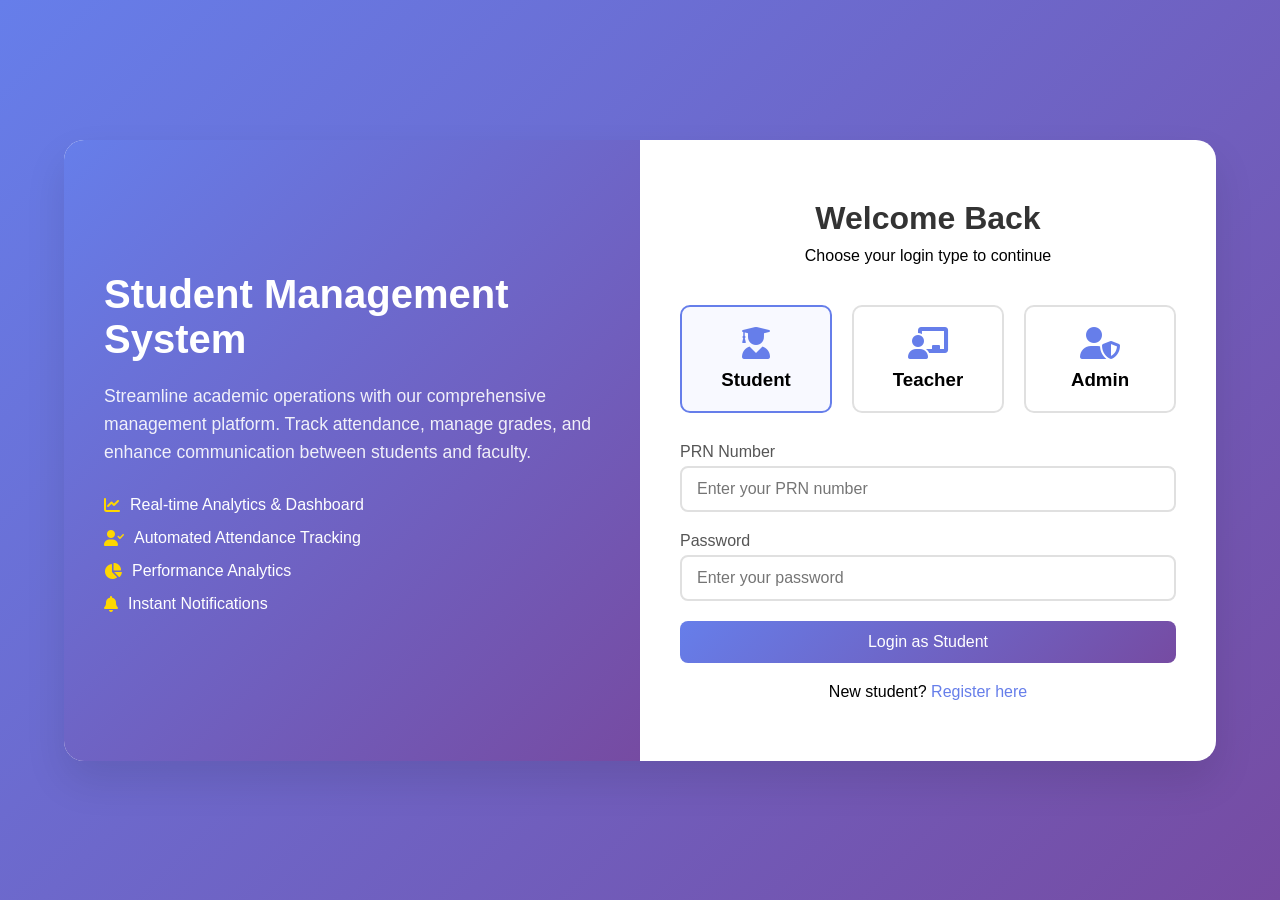
<file: index.html>
<!DOCTYPE html>
<html lang="en">
<head>
    <meta charset="UTF-8">
    <meta name="viewport" content="width=device-width, initial-scale=1.0">
    <title>Student Management System</title>
    <link href="https://cdnjs.cloudflare.com/ajax/libs/font-awesome/6.0.0/css/all.min.css" rel="stylesheet">
    <style>
        * {
            margin: 0;
            padding: 0;
            box-sizing: border-box;
        }

        body {
            font-family: 'Segoe UI', Tahoma, Geneva, Verdana, sans-serif;
            background: linear-gradient(135deg, #667eea 0%, #764ba2 100%);
            min-height: 100vh;
            display: flex;
            align-items: center;
            justify-content: center;
        }

        .container {
            display: flex;
            max-width: 1200px;
            width: 90%;
            background: white;
            border-radius: 20px;
            box-shadow: 0 20px 40px rgba(0,0,0,0.1);
            overflow: hidden;
        }

        .welcome-section {
            flex: 1;
            background: linear-gradient(135deg, #667eea 0%, #764ba2 100%);
            color: white;
            padding: 60px 40px;
            display: flex;
            flex-direction: column;
            justify-content: center;
        }

        .welcome-section h1 {
            font-size: 2.5rem;
            margin-bottom: 20px;
        }

        .welcome-section p {
            font-size: 1.1rem;
            line-height: 1.6;
            opacity: 0.9;
        }

        .features {
            margin-top: 30px;
        }

        .feature {
            display: flex;
            align-items: center;
            margin-bottom: 15px;
        }

        .feature i {
            margin-right: 10px;
            color: #ffd700;
        }

        .login-section {
            flex: 1;
            padding: 60px 40px;
        }

        .login-header {
            text-align: center;
            margin-bottom: 40px;
        }

        .login-header h2 {
            color: #333;
            font-size: 2rem;
            margin-bottom: 10px;
        }

        .login-options {
            display: flex;
            gap: 20px;
            margin-bottom: 30px;
        }

        .login-option {
            flex: 1;
            text-align: center;
            padding: 20px;
            border: 2px solid #e0e0e0;
            border-radius: 10px;
            cursor: pointer;
            transition: all 0.3s ease;
        }

        .login-option:hover {
            border-color: #667eea;
            transform: translateY(-2px);
        }

        .login-option.active {
            border-color: #667eea;
            background: #f8f9ff;
        }

        .login-option i {
            font-size: 2rem;
            color: #667eea;
            margin-bottom: 10px;
        }

        .form-container {
            display: none;
        }

        .form-container.active {
            display: block;
            animation: fadeIn 0.5s ease;
        }

        @keyframes fadeIn {
            from { opacity: 0; transform: translateY(10px); }
            to { opacity: 1; transform: translateY(0); }
        }

        .form-group {
            margin-bottom: 20px;
        }

        .form-group label {
            display: block;
            margin-bottom: 5px;
            color: #555;
            font-weight: 500;
        }

        .form-group input {
            width: 100%;
            padding: 12px 15px;
            border: 2px solid #e0e0e0;
            border-radius: 8px;
            font-size: 1rem;
            transition: border-color 0.3s ease;
        }

        .form-group input:focus {
            outline: none;
            border-color: #667eea;
        }

        .btn {
            width: 100%;
            padding: 12px;
            background: linear-gradient(135deg, #667eea 0%, #764ba2 100%);
            color: white;
            border: none;
            border-radius: 8px;
            font-size: 1rem;
            cursor: pointer;
            transition: transform 0.3s ease;
        }

        .btn:hover {
            transform: translateY(-2px);
        }

        .register-link {
            text-align: center;
            margin-top: 20px;
        }

        .register-link a {
            color: #667eea;
            text-decoration: none;
            font-weight: 500;
        }

        .register-link a:hover {
            text-decoration: underline;
        }
    </style>
</head>
<body>
    <div class="container">
        <div class="welcome-section">
            <h1>Student Management System</h1>
            <p>Streamline academic operations with our comprehensive management platform. Track attendance, manage grades, and enhance communication between students and faculty.</p>
            
            <div class="features">
                <div class="feature">
                    <i class="fas fa-chart-line"></i>
                    <span>Real-time Analytics & Dashboard</span>
                </div>
                <div class="feature">
                    <i class="fas fa-user-check"></i>
                    <span>Automated Attendance Tracking</span>
                </div>
                <div class="feature">
                    <i class="fas fa-chart-pie"></i>
                    <span>Performance Analytics</span>
                </div>
                <div class="feature">
                    <i class="fas fa-bell"></i>
                    <span>Instant Notifications</span>
                </div>
            </div>
        </div>

        <div class="login-section">
            <div class="login-header">
                <h2>Welcome Back</h2>
                <p>Choose your login type to continue</p>
            </div>

            <div class="login-options">
                <div class="login-option active" data-target="student">
                    <i class="fas fa-user-graduate"></i>
                    <h3>Student</h3>
                </div>
                <div class="login-option" data-target="teacher">
                    <i class="fas fa-chalkboard-teacher"></i>
                    <h3>Teacher</h3>
                </div>
                <div class="login-option" data-target="admin">
                    <i class="fas fa-user-shield"></i>
                    <h3>Admin</h3>
                </div>
            </div>

            <!-- Student Login Form -->
            <div class="form-container active" id="student-form">
                <form action="login.php" method="POST">
                    <input type="hidden" name="user_type" value="student">
                    <div class="form-group">
                        <label for="student-prn">PRN Number</label>
                        <input type="text" id="student-prn" name="username" placeholder="Enter your PRN number" required>
                    </div>
                    <div class="form-group">
                        <label for="student-password">Password</label>
                        <input type="password" id="student-password" name="password" placeholder="Enter your password" required>
                    </div>
                    <button type="submit" class="btn">Login as Student</button>
                </form>
                <div class="register-link">
                    <p>New student? <a href="student_register.html">Register here</a></p>
                </div>
            </div>

            <!-- Teacher Login Form -->
            <div class="form-container" id="teacher-form">
                <form action="login.php" method="POST">
                    <input type="hidden" name="user_type" value="teacher">
                    <div class="form-group">
                        <label for="teacher-id">Teacher ID</label>
                        <input type="text" id="teacher-id" name="username" placeholder="Enter your Teacher ID" required>
                    </div>
                    <div class="form-group">
                        <label for="teacher-password">Password</label>
                        <input type="password" id="teacher-password" name="password" placeholder="Enter your password" required>
                    </div>
                    <button type="submit" class="btn">Login as Teacher</button>
                </form>
            </div>

            <!-- Admin Login Form -->
            <div class="form-container" id="admin-form">
                <form action="login.php" method="POST">
                    <input type="hidden" name="user_type" value="admin">
                    <div class="form-group">
                        <label for="admin-id">Admin ID</label>
                        <input type="text" id="admin-id" name="username" placeholder="Enter your Admin ID" required>
                    </div>
                    <div class="form-group">
                        <label for="admin-password">Password</label>
                        <input type="password" id="admin-password" name="password" placeholder="Enter your password" required>
                    </div>
                    <button type="submit" class="btn">Login as Admin</button>
                </form>
            </div>
        </div>
    </div>

    <script>
        document.addEventListener('DOMContentLoaded', function() {
            const loginOptions = document.querySelectorAll('.login-option');
            const formContainers = document.querySelectorAll('.form-container');

            loginOptions.forEach(option => {
                option.addEventListener('click', function() {
                    const target = this.getAttribute('data-target');
                    
                    // Remove active class from all options and forms
                    loginOptions.forEach(opt => opt.classList.remove('active'));
                    formContainers.forEach(form => form.classList.remove('active'));
                    
                    // Add active class to clicked option and corresponding form
                    this.classList.add('active');
                    document.getElementById(`${target}-form`).classList.add('active');
                });
            });
        });
    </script>
</body>
</html>
</file>
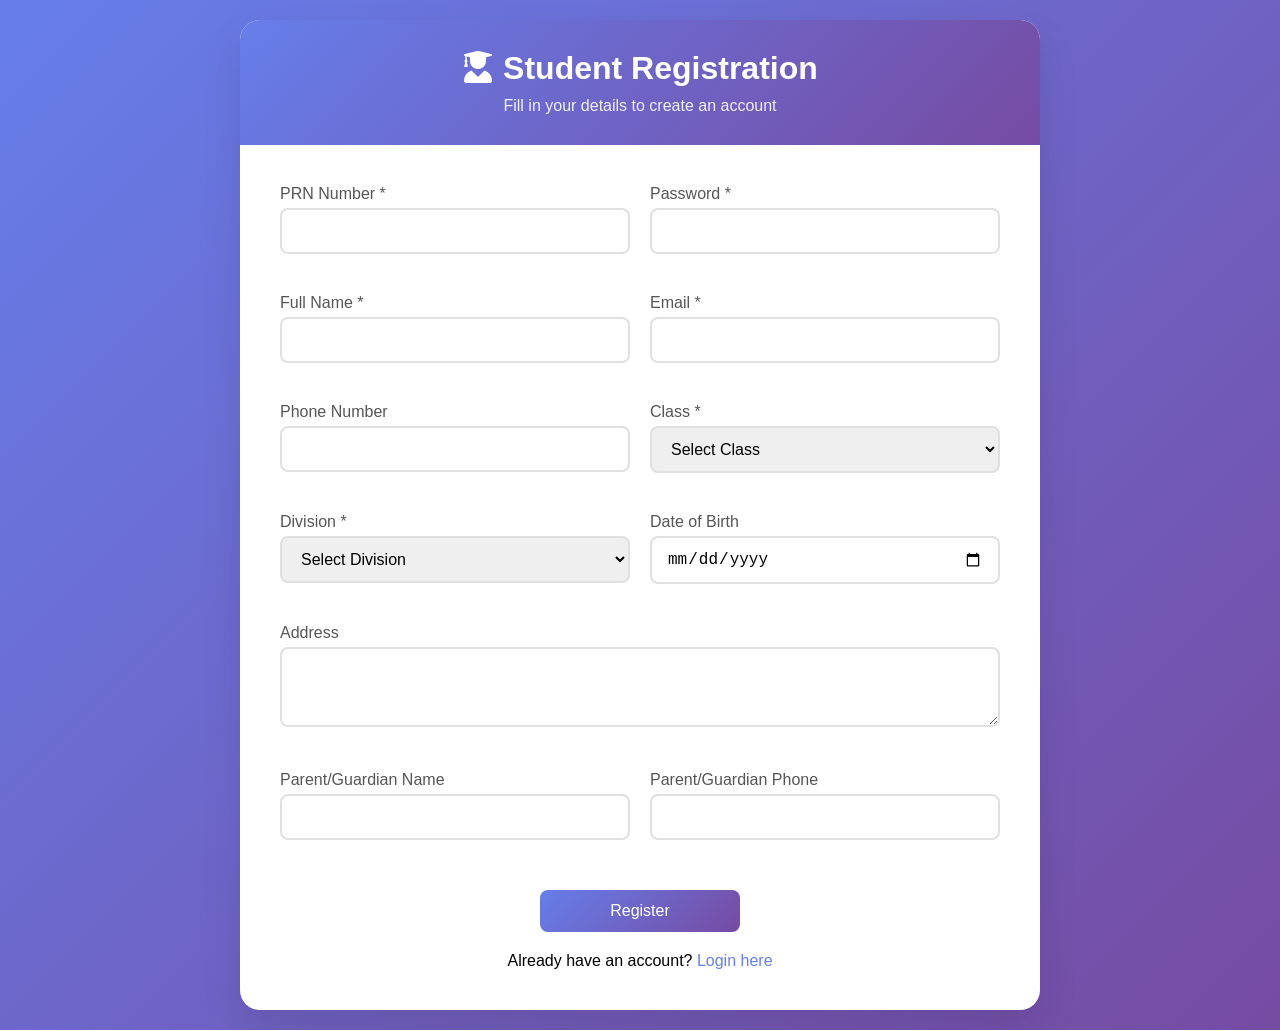
<file: student_register.html>
<!DOCTYPE html>
<html lang="en">
<head>
    <meta charset="UTF-8">
    <meta name="viewport" content="width=device-width, initial-scale=1.0">
    <title>Student Registration - SMS</title>
    <link href="https://cdnjs.cloudflare.com/ajax/libs/font-awesome/6.0.0/css/all.min.css" rel="stylesheet">
    <style>
        * {
            margin: 0;
            padding: 0;
            box-sizing: border-box;
        }

        body {
            font-family: 'Segoe UI', Tahoma, Geneva, Verdana, sans-serif;
            background: linear-gradient(135deg, #667eea 0%, #764ba2 100%);
            min-height: 100vh;
            display: flex;
            align-items: center;
            justify-content: center;
            padding: 20px;
        }

        .container {
            background: white;
            border-radius: 20px;
            box-shadow: 0 20px 40px rgba(0,0,0,0.1);
            overflow: hidden;
            width: 100%;
            max-width: 800px;
        }

        .header {
            background: linear-gradient(135deg, #667eea 0%, #764ba2 100%);
            color: white;
            padding: 30px;
            text-align: center;
        }

        .header h1 {
            font-size: 2rem;
            margin-bottom: 10px;
        }

        .header p {
            opacity: 0.9;
        }

        .form-container {
            padding: 40px;
        }

        .form-grid {
            display: grid;
            grid-template-columns: 1fr 1fr;
            gap: 20px;
            margin-bottom: 30px;
        }

        .form-group {
            margin-bottom: 20px;
        }

        .form-group.full-width {
            grid-column: 1 / -1;
        }

        .form-group label {
            display: block;
            margin-bottom: 5px;
            color: #555;
            font-weight: 500;
        }

        .form-group input, .form-group select, .form-group textarea {
            width: 100%;
            padding: 12px 15px;
            border: 2px solid #e0e0e0;
            border-radius: 8px;
            font-size: 1rem;
            transition: border-color 0.3s ease;
        }

        .form-group input:focus, .form-group select:focus, .form-group textarea:focus {
            outline: none;
            border-color: #667eea;
        }

        .form-group textarea {
            resize: vertical;
            min-height: 80px;
        }

        .btn {
            padding: 12px 30px;
            background: linear-gradient(135deg, #667eea 0%, #764ba2 100%);
            color: white;
            border: none;
            border-radius: 8px;
            font-size: 1rem;
            cursor: pointer;
            transition: transform 0.3s ease;
            display: block;
            width: 200px;
            margin: 0 auto;
        }

        .btn:hover {
            transform: translateY(-2px);
        }

        .login-link {
            text-align: center;
            margin-top: 20px;
        }

        .login-link a {
            color: #667eea;
            text-decoration: none;
            font-weight: 500;
        }

        .login-link a:hover {
            text-decoration: underline;
        }

        @media (max-width: 768px) {
            .form-grid {
                grid-template-columns: 1fr;
            }
        }
    </style>
</head>
<body>
    <div class="container">
        <div class="header">
            <h1><i class="fas fa-user-graduate"></i> Student Registration</h1>
            <p>Fill in your details to create an account</p>
        </div>

        <div class="form-container">
            <form action="register.php" method="POST" id="registrationForm">
                <div class="form-grid">
                    <div class="form-group">
                        <label for="prn">PRN Number *</label>
                        <input type="text" id="prn" name="prn" required>
                    </div>
                    <div class="form-group">
                        <label for="password">Password *</label>
                        <input type="password" id="password" name="password" required>
                    </div>
                    <div class="form-group">
                        <label for="full_name">Full Name *</label>
                        <input type="text" id="full_name" name="full_name" required>
                    </div>
                    <div class="form-group">
                        <label for="email">Email *</label>
                        <input type="email" id="email" name="email" required>
                    </div>
                    <div class="form-group">
                        <label for="phone">Phone Number</label>
                        <input type="tel" id="phone" name="phone">
                    </div>
                    <div class="form-group">
                        <label for="class">Class *</label>
                        <select id="class" name="class" required>
                            <option value="">Select Class</option>
                            <option value="FY">First Year</option>
                            <option value="SY">Second Year</option>
                            <option value="TY">Third Year</option>
                            <option value="BE">Final Year</option>
                        </select>
                    </div>
                    <div class="form-group">
                        <label for="division">Division *</label>
                        <select id="division" name="division" required>
                            <option value="">Select Division</option>
                            <option value="A">A</option>
                            <option value="B">B</option>
                            <option value="C">C</option>
                        </select>
                    </div>
                    <div class="form-group">
                        <label for="dob">Date of Birth</label>
                        <input type="date" id="dob" name="dob">
                    </div>
                    <div class="form-group full-width">
                        <label for="address">Address</label>
                        <textarea id="address" name="address"></textarea>
                    </div>
                    <div class="form-group">
                        <label for="parent_name">Parent/Guardian Name</label>
                        <input type="text" id="parent_name" name="parent_name">
                    </div>
                    <div class="form-group">
                        <label for="parent_phone">Parent/Guardian Phone</label>
                        <input type="tel" id="parent_phone" name="parent_phone">
                    </div>
                </div>
                
                <button type="submit" class="btn">Register</button>
            </form>
            
            <div class="login-link">
                <p>Already have an account? <a href="index.html">Login here</a></p>
            </div>
        </div>
    </div>

    <script>
        document.getElementById('registrationForm').addEventListener('submit', function(e) {
            const password = document.getElementById('password').value;
            if (password.length < 6) {
                e.preventDefault();
                alert('Password must be at least 6 characters long');
                return false;
            }
            return true;
        });
    </script>
</body>
</html>
</file>
